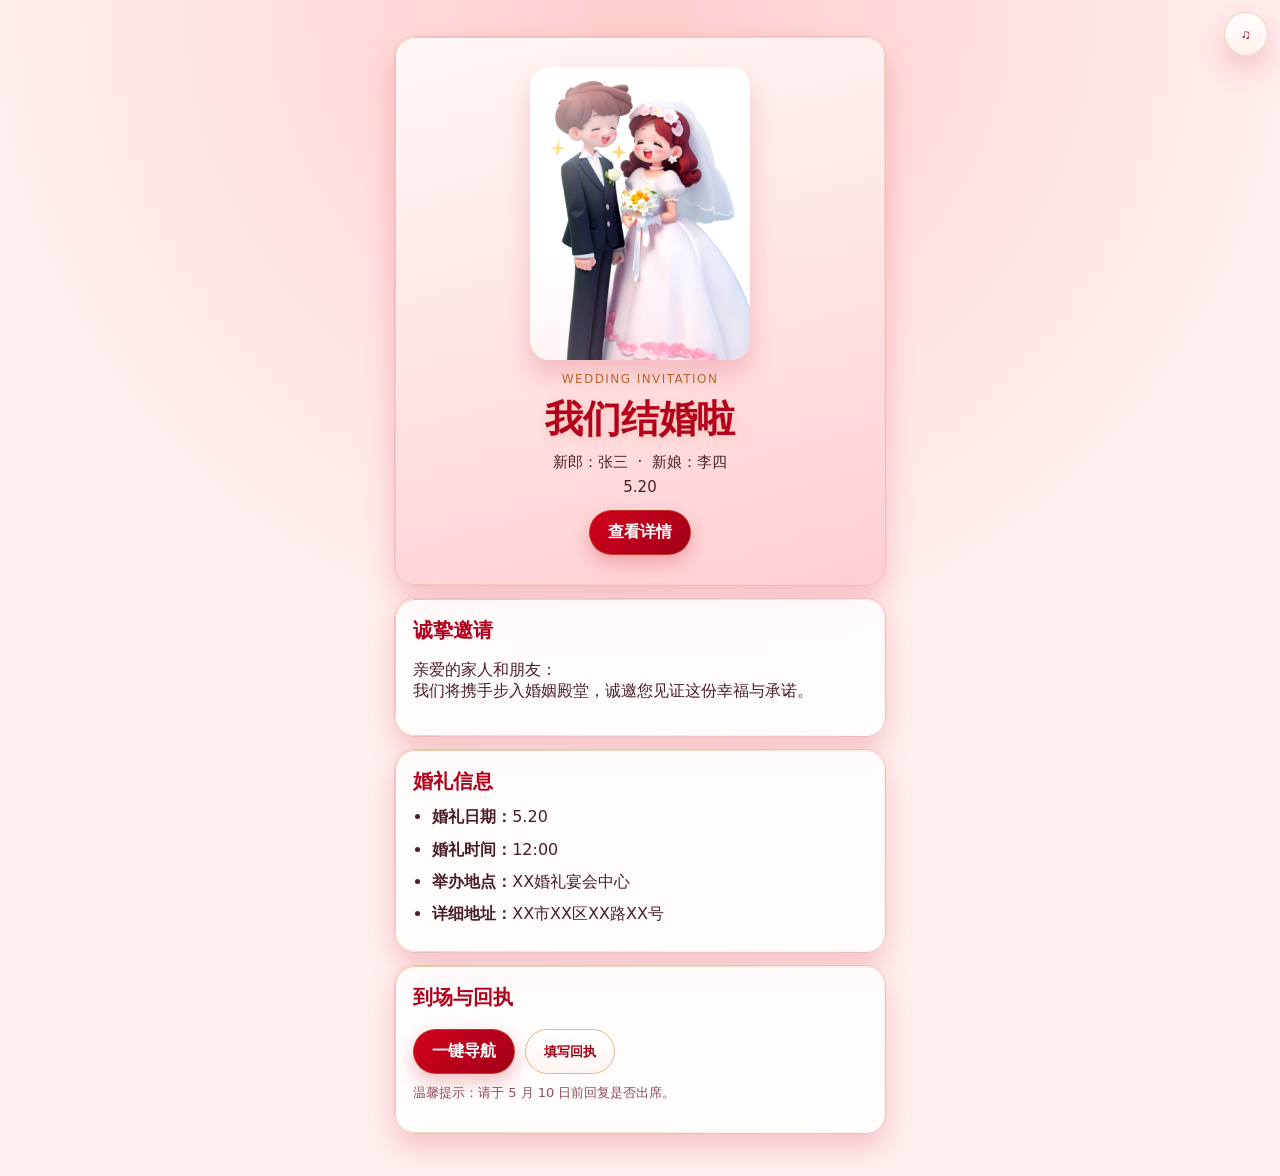
<file: index.html>
<!doctype html>
<html lang="zh-CN">
  <head>
    <meta charset="UTF-8" />
    <meta name="viewport" content="width=device-width, initial-scale=1.0, viewport-fit=cover" />
    <title>婚礼请柬 · 我们结婚啦</title>
    <meta name="description" content="诚挚邀请您参加我们的婚礼" />
    <link rel="stylesheet" href="styles.css" />
  </head>
  <body>
    <audio id="bgm" loop preload="none">
      <source src="https://cdn.pixabay.com/download/audio/2022/03/15/audio_5d65f4c9af.mp3?filename=wedding-ambient-piano-110624.mp3" type="audio/mpeg" />
    </audio>

    <button class="music-btn" id="musicBtn" aria-label="背景音乐开关">
      <span>♫</span>
    </button>

    <main class="invite">
      <section class="card hero">
        <div class="couple-photo" aria-label="新人照片占位">
          <img class="couple-image" src="pic/参考图.jpg" alt="新人照片" loading="eager" />
        </div>
        <p class="eyebrow">Wedding Invitation</p>
        <h1>我们结婚啦</h1>
        <p class="names">新郎：张三 &nbsp;·&nbsp; 新娘：李四</p>
        <p class="date">5.20</p>
        <a href="#detail" class="btn">查看详情</a>
      </section>

      <section class="card" id="detail">
        <h2>诚挚邀请</h2>
        <p>
          亲爱的家人和朋友：<br />
          我们将携手步入婚姻殿堂，诚邀您见证这份幸福与承诺。
        </p>
      </section>

      <section class="card info">
        <h2>婚礼信息</h2>
        <ul>
          <li><strong>婚礼日期：</strong>5.20</li>
          <li><strong>婚礼时间：</strong>12:00</li>
          <li><strong>举办地点：</strong>XX婚礼宴会中心</li>
          <li><strong>详细地址：</strong>XX市XX区XX路XX号</li>
        </ul>
      </section>

      <section class="card actions">
        <h2>到场与回执</h2>
        <div class="action-group">
          <a
            class="btn"
            id="mapBtn"
            href="https://uri.amap.com/search?keyword=XX市XX区XX路XX号&src=mypage&callnative=0"
            target="_blank"
            rel="noopener noreferrer"
          >
            一键导航
          </a>
          <button class="btn btn-light" id="rsvpBtn">填写回执</button>
        </div>
        <p class="tip">温馨提示：请于 5 月 10 日前回复是否出席。</p>
      </section>
    </main>

    <dialog id="rsvpDialog">
      <form id="rsvpForm" method="dialog">
        <h3>婚礼回执</h3>
        <label>
          您的姓名
          <input name="name" required placeholder="请输入姓名" />
        </label>
        <label>
          是否出席
          <select name="attend" required>
            <option value="">请选择</option>
            <option value="出席">出席</option>
            <option value="无法出席">无法出席</option>
          </select>
        </label>
        <label>
          同行人数
          <input type="number" name="count" min="0" max="10" value="1" />
        </label>
        <label>
          留言祝福
          <textarea name="message" rows="3" placeholder="写下祝福吧～"></textarea>
        </label>
        <menu>
          <button value="cancel" class="btn btn-light" type="button" id="closeDialog">取消</button>
          <button value="default" class="btn" type="submit">提交</button>
        </menu>
      </form>
    </dialog>

    <script src="script.js"></script>
  </body>
</html>
</file>
<file: styles.css>
:root {
  --bg: #fff1f0;
  --card: rgba(255, 255, 255, 0.78);
  --text: #4a1f24;
  --primary: #d0011b;
  --primary-dark: #a00016;
  --gold: #c9963e;
  --line: #efbcc3;
  --shadow: 0 14px 30px rgba(208, 1, 27, 0.2);
}

* {
  box-sizing: border-box;
}

body {
  margin: 0;
  color: var(--text);
  font-family: "PingFang SC", "Microsoft YaHei", system-ui, -apple-system, sans-serif;
  background:
    radial-gradient(circle at top, #ffcdcd 0%, var(--bg) 52%),
    repeating-linear-gradient(
      135deg,
      rgba(201, 150, 62, 0.06) 0 8px,
      rgba(201, 150, 62, 0) 8px 18px
    );
  min-height: 100vh;
}

.invite {
  width: min(100%, 520px);
  margin: 0 auto;
  padding: 16px 14px calc(30px + env(safe-area-inset-bottom));
}

.card {
  background: var(--card);
  border: 1px solid var(--line);
  border-radius: 20px;
  padding: 18px;
  margin: 12px 0;
  box-shadow: var(--shadow);
  backdrop-filter: blur(8px);
  position: relative;
  overflow: hidden;
}

.card::before {
  content: "";
  position: absolute;
  inset: 0;
  border-radius: inherit;
  padding: 1px;
  background: linear-gradient(140deg, rgba(201, 150, 62, 0.45), rgba(201, 150, 62, 0));
  -webkit-mask: linear-gradient(#fff 0 0) content-box, linear-gradient(#fff 0 0);
  mask: linear-gradient(#fff 0 0) content-box, linear-gradient(#fff 0 0);
  -webkit-mask-composite: xor;
  mask-composite: exclude;
  pointer-events: none;
}

.hero {
  text-align: center;
  padding: 30px 18px;
  background: linear-gradient(165deg, #fff8f6 0%, #ffcfd2 100%);
}

.couple-photo {
  width: min(60vw, 220px);
  aspect-ratio: 3 / 4;
  margin: 0 auto 12px;
  border-radius: 20px;
  background: rgba(255, 255, 255, 0.28);
  box-shadow:
    0 14px 26px rgba(201, 31, 55, 0.2),
    inset 0 0 0 1px rgba(255, 255, 255, 0.55);
  overflow: hidden;
  position: relative;
}

.couple-photo::after {
  content: "";
  position: absolute;
  inset: 0;
  background:
    radial-gradient(circle at 20% 15%, rgba(255, 255, 255, 0.5), rgba(255, 255, 255, 0) 36%),
    linear-gradient(180deg, rgba(255, 255, 255, 0) 62%, rgba(255, 205, 205, 0.2) 100%);
  pointer-events: none;
}

.couple-image,
.couple-illustration {
  width: 112%;
  height: 112%;
  display: block;
  object-fit: cover;
  transform: scale(1.02) translateY(2px);
  filter: saturate(1.08) contrast(1.03);
}

.eyebrow {
  letter-spacing: 0.12em;
  text-transform: uppercase;
  margin: 0;
  font-size: 12px;
  color: #b56b2a;
}

h1 {
  margin: 8px 0;
  font-size: clamp(28px, 7.2vw, 38px);
  color: #b4001a;
  text-shadow: 0 2px 10px rgba(212, 116, 46, 0.25);
}

h2 {
  margin: 0 0 10px;
  font-size: 20px;
  color: #b3001b;
}

.names,
.date {
  margin: 6px 0;
  font-size: 15px;
}

ul,
ol {
  margin: 0;
  padding-left: 1.2rem;
}

li {
  margin: 9px 0;
  line-height: 1.45;
}

.timeline span {
  display: inline-block;
  min-width: 52px;
  color: var(--primary-dark);
  font-weight: 700;
}

.btn {
  display: inline-flex;
  align-items: center;
  justify-content: center;
  border: none;
  text-decoration: none;
  border-radius: 999px;
  background: linear-gradient(135deg, #d0011b 0%, #b3001b 65%, #a00016 100%);
  color: #fff;
  padding: 11px 18px;
  margin-top: 8px;
  font-weight: 600;
  box-shadow: 0 8px 18px rgba(201, 31, 55, 0.28);
  border: 1px solid rgba(201, 150, 62, 0.35);
}

.btn:active {
  transform: translateY(1px);
}

.btn-light {
  background: linear-gradient(180deg, #fff 0%, #fff5f0 100%);
  color: var(--primary-dark);
  border: 1px solid #e7b38a;
  box-shadow: none;
}

.action-group {
  display: flex;
  gap: 10px;
  flex-wrap: wrap;
}

.tip {
  font-size: 13px;
  color: #8b4f57;
  margin-top: 10px;
}

.music-btn {
  position: fixed;
  right: 12px;
  top: 12px;
  z-index: 10;
  width: 44px;
  height: 44px;
  border: none;
  border-radius: 999px;
  background: linear-gradient(180deg, rgba(255, 255, 255, 0.92), rgba(255, 242, 236, 0.9));
  color: var(--primary-dark);
  box-shadow: var(--shadow);
  border: 1px solid rgba(201, 150, 62, 0.35);
}

.music-btn.playing span {
  display: inline-block;
  animation: spin 2.4s linear infinite;
}

dialog {
  width: min(92vw, 420px);
  border: none;
  border-radius: 16px;
  padding: 0;
}

dialog::backdrop {
  background: rgba(0, 0, 0, 0.35);
}

#rsvpForm {
  padding: 16px;
}

label {
  display: block;
  margin: 10px 0;
  font-size: 14px;
}

input,
select,
textarea {
  width: 100%;
  margin-top: 6px;
  border: 1px solid #e7b3bb;
  border-radius: 10px;
  padding: 10px;
  font: inherit;
}

menu {
  margin: 8px 0 0;
  padding: 0;
  display: flex;
  gap: 8px;
  justify-content: flex-end;
}

@keyframes spin {
  to {
    transform: rotate(360deg);
  }
}

@media (min-width: 768px) {
  .invite {
    padding-top: 24px;
  }
}

@media (max-width: 767px) {
  .invite {
    padding-top: 8px;
  }

  .hero {
    min-height: calc(100svh - 32px);
    display: flex;
    flex-direction: column;
    justify-content: space-between;
    align-items: center;
    gap: 8px;
    padding: 18px 14px 16px;
  }

  .couple-photo {
    width: min(58vw, 205px);
    margin-bottom: 8px;
  }

  .eyebrow {
    font-size: 11px;
  }

  h1 {
    margin: 4px 0;
    font-size: clamp(24px, 8vw, 32px);
  }

  .names,
  .date {
    margin: 2px 0;
    font-size: 14px;
  }

  .hero .btn {
    margin-top: 4px;
  }
}
</file>
